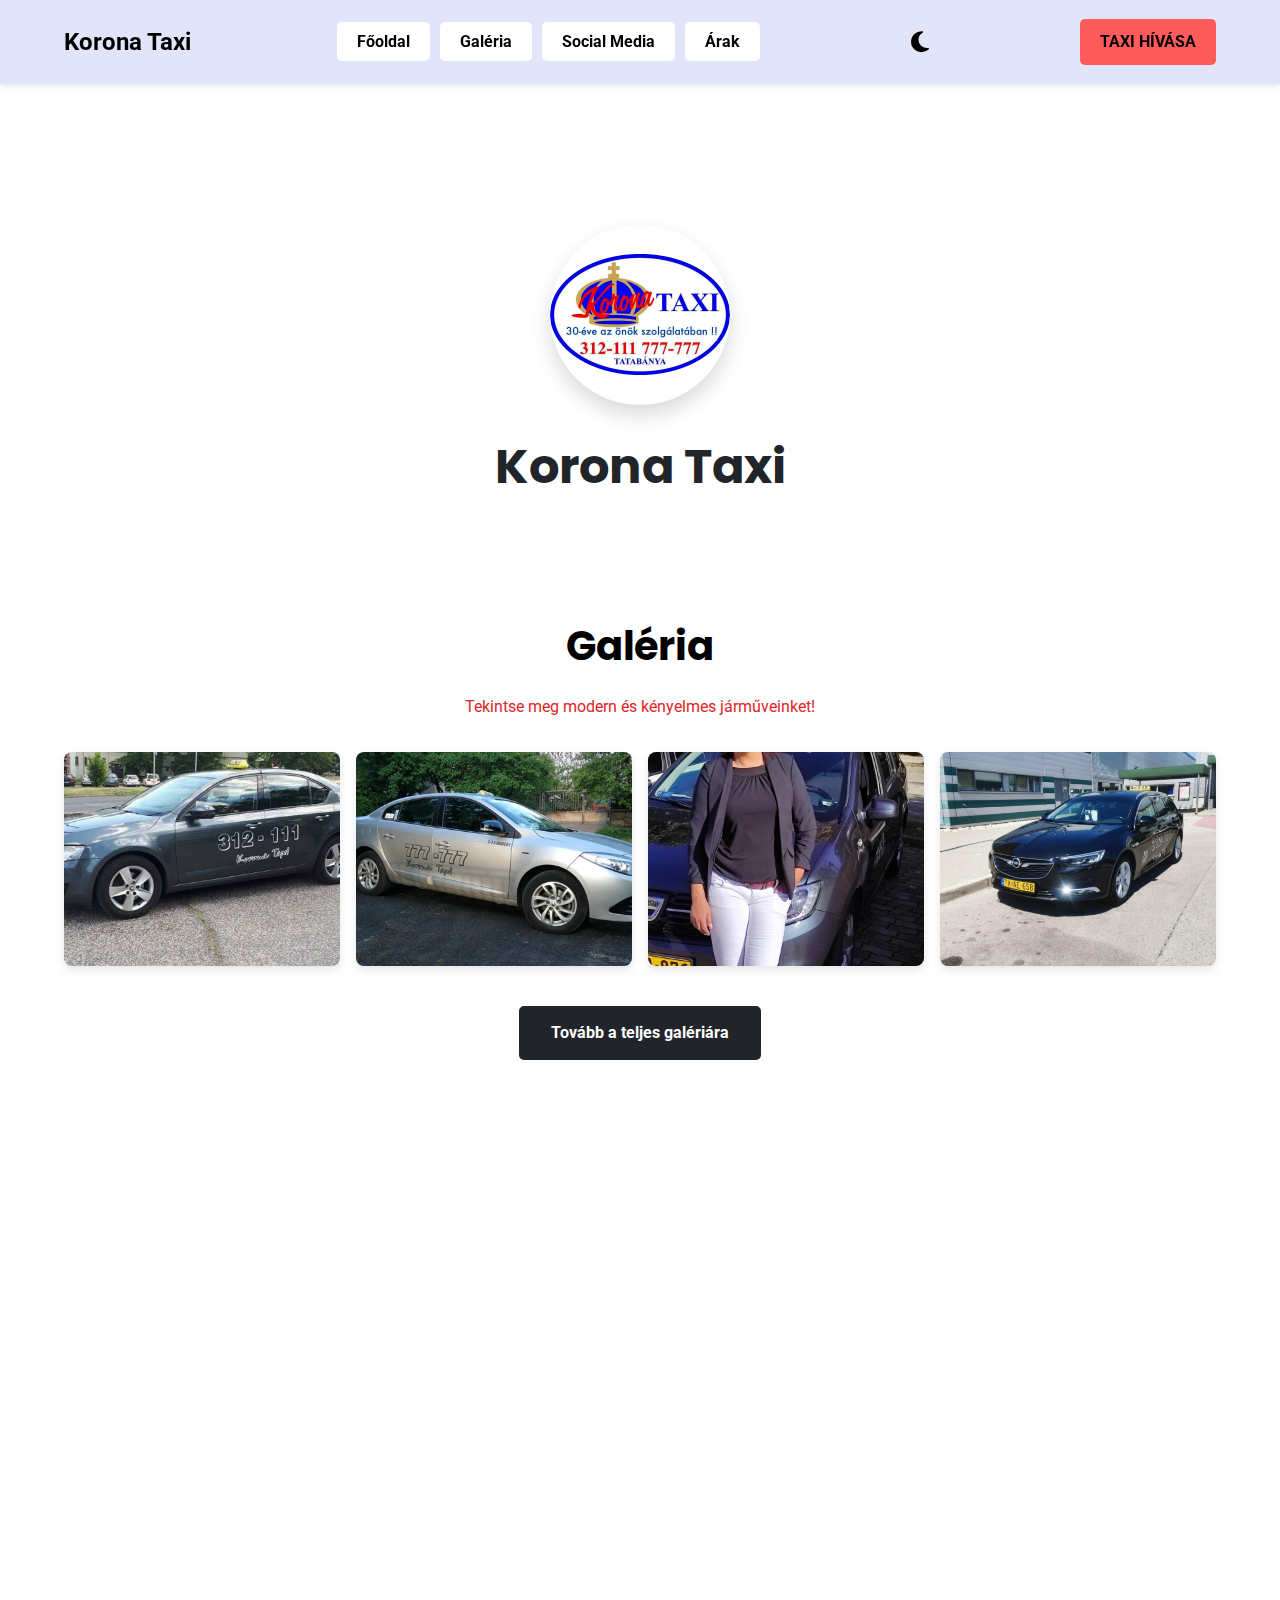
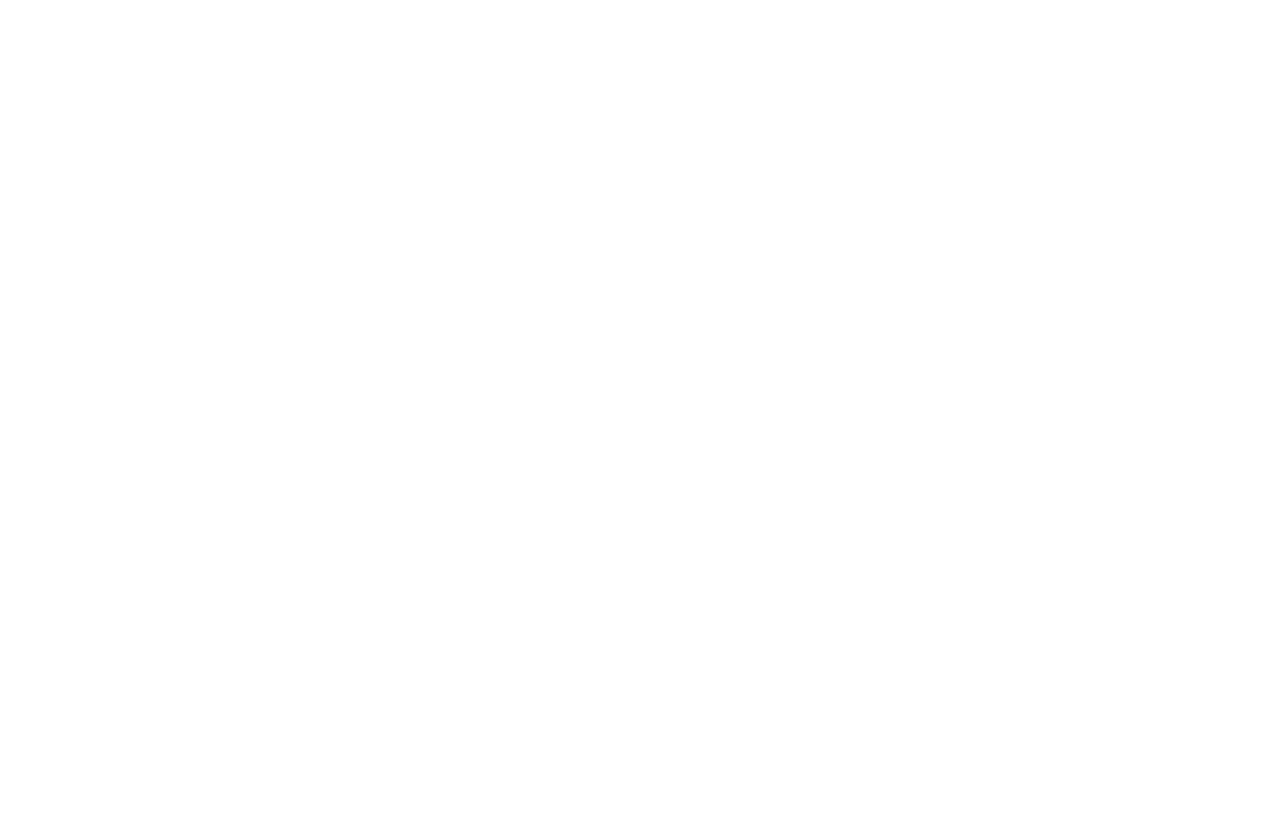
<file: index.html>
<!DOCTYPE html>
<html lang="hu">
<head>
    <meta charset="UTF-8">
    <meta name="viewport" content="width=device-width, initial-scale=1.0">
    <title>Korona Taxi - Gyors és megbízható személyszállítás</title>
    <link rel="preconnect" href="https://fonts.googleapis.com">
    <link rel="preconnect" href="https://fonts.gstatic.com" crossorigin>
    <link href="https://fonts.googleapis.com/css2?family=Poppins:wght@700&family=Roboto:wght@400;700&display=swap" rel="stylesheet">
    
    <link rel="stylesheet" href="https://cdnjs.cloudflare.com/ajax/libs/font-awesome/6.5.2/css/all.min.css">
    <link rel="stylesheet" href="static/css/style.css">
</head>
<body>

<header>
    <div class="logoM">
        <a href="#">Korona Taxi</a>
    </div>
    
    <nav class="main-nav">
        <ul>
            <li><a href="#">Főoldal</a></li>
            <li><a href="#galeria">Galéria</a></li>
            <li><a href="#social">Social Media</a></li>
            <li><a href="#arak">Árak</a></li>
        </ul>
    </nav>
        <button id="dark-mode-toggle" class="dark-mode-toggle" aria-label="Sötét mód váltása">
        <i class="fas fa-moon"></i>
        <i class="fas fa-sun"></i>
    </button>

    <a href="tel:+36301234567" class="cta-button">TAXI HÍVÁSA</a>
    
    <button class="hamburger-menu" id="hamburger-toggle" aria-label="Menü megnyitása">
        <i class="fas fa-bars"></i>
    </button>
</header>

    <main>
<section class="hero">
    <div class="hero-content">
        <div class="logo-container" id="flippable-logo">
            <div class="logo-card">
                <div class="logo-face logo-face-front">
                    <img src="static/images/koronalogo.png" alt="Korona Taxi Logo Előlap" class="hero-logo">
                </div>
                <div class="logo-face logo-face-back">
                    <img src="static/images/koronalogo2.png" alt="Korona Taxi Logo Hátlap" class="hero-logo">
                </div>
            </div>
        </div>
        <h1>Korona Taxi</h1>
    </div>
</section>


<section id="galeria" class="gallery-section fade-in-element">
    <h2>Galéria</h2>
    <p>Tekintse meg modern és kényelmes járműveinket!</p>

    <div class="gallery-grid gallery-preview">
        <div class="gallery-item">
            <img src="static/images/korona1.jpg" alt="Modern taxi autó">
        </div>
        <div class="gallery-item">
            <img src="static/images/korona2.jpg" alt="Modern taxi autó">
        </div>
        <div class="gallery-item">
            <img src="static/images/korona3.jpg" alt="Modern taxi autó">
        </div>
        <div class="gallery-item">
            <img src="static/images/korona4.jpg" alt="Modern taxi autó">
        </div>
    </div>

    <div class="text-center mt-4">
        <a href="galeria.html" class="btn-secondary">Tovább a teljes galériára</a>
    </div>

</section>
<section id="social" class="social-section fade-in-element">
    <h2>Kövess Minket!</h2>
    <p>Ne maradj le a legfrissebb híreinkről és exkluzív ajánlatainkról.</p>
    <div class="social-links">
        <a href="https://tiktok.com/your-profile" target="_blank" class="social-icon tiktok" aria-label="TikTok">
            <i class="fab fa-tiktok"></i>
        </a>
        <a href="https://instagram.com/your-profile" target="_blank" class="social-icon instagram" aria-label="Instagram">
            <i class="fab fa-instagram"></i>
        </a>
        <a href="https://facebook.com/your-profile" target="_blank" class="social-icon facebook" aria-label="Facebook">
            <i class="fab fa-facebook-f"></i>
        </a>
    </div>
</section>
        
<section id="pricing-wrapper" class="pricing-calculator-wrapper fade-in-element">

    <section id="arak" class="prices">
        <h2>Díjszabásunk</h2>
        
        <div class="tariff-switcher">
            <button id="btn-lakossagi" class="active">Lakossági</button>
            <button id="btn-torzsutas">Törzsutas</button>
        </div>

        <p>Utazzon velünk átlátható, fix tarifákkal Tatabánya területén.</p>
        <table>
            <tr>
                <td>Alapdíj</td>
                <td id="price-alapdij">1 100 Ft</td>
            </tr>
            <tr>
                <td>Kilométerdíj</td>
                <td id="price-km">440 Ft/km</td>
            </tr>
            <tr>
                <td>Várakozási díj</td>
                <td id="price-varakozas">110 Ft/perc</td>
            </tr>
        </table>
    </section>

    <section id="kalkulator" class="calculator-section">
        <h2>Viteldíj Kalkulátor</h2>
        <p>Tervezze meg előre utazása várható költségét!</p>
        <div class="calculator-container">
            <div class="form-group">
                <label for="distance">Utazás hossza (km)</label>
                <input type="number" id="distance" placeholder="pl. 5.5" min="0">
            </div>
            <div class="form-group">
                <label for="waitingTime">Várakozás (perc)</label>
                <input type="number" id="waitingTime" placeholder="pl. 10" min="0">
            </div>
            <button id="calculateBtn">Számol</button>
            <div class="result-area">
                <h3>A viteldíj várható összege:</h3>
                <p id="result">0 Ft</p>
            </div>
        </div>
    </section>

</section>
    </main>
<footer id="kapcsolat" class="fade-in-element">
    <p>&copy; 2025 Korona Taxi - Minden jog fenntartva.</p>
    <p>Telefonszám: <a href="tel:+36301234567">+36 30 123 4567</a></p>
</footer>


    <script src="static/js/kalkulator.js"></script>
    <script src="static/js/animaciok.js"></script>
    <script src="static/js/hamburger.js"></script>
    <script src="static/js/night.js"></script>
    <script src="static/js/forog.js"></script>

</body>
</html>
</file>
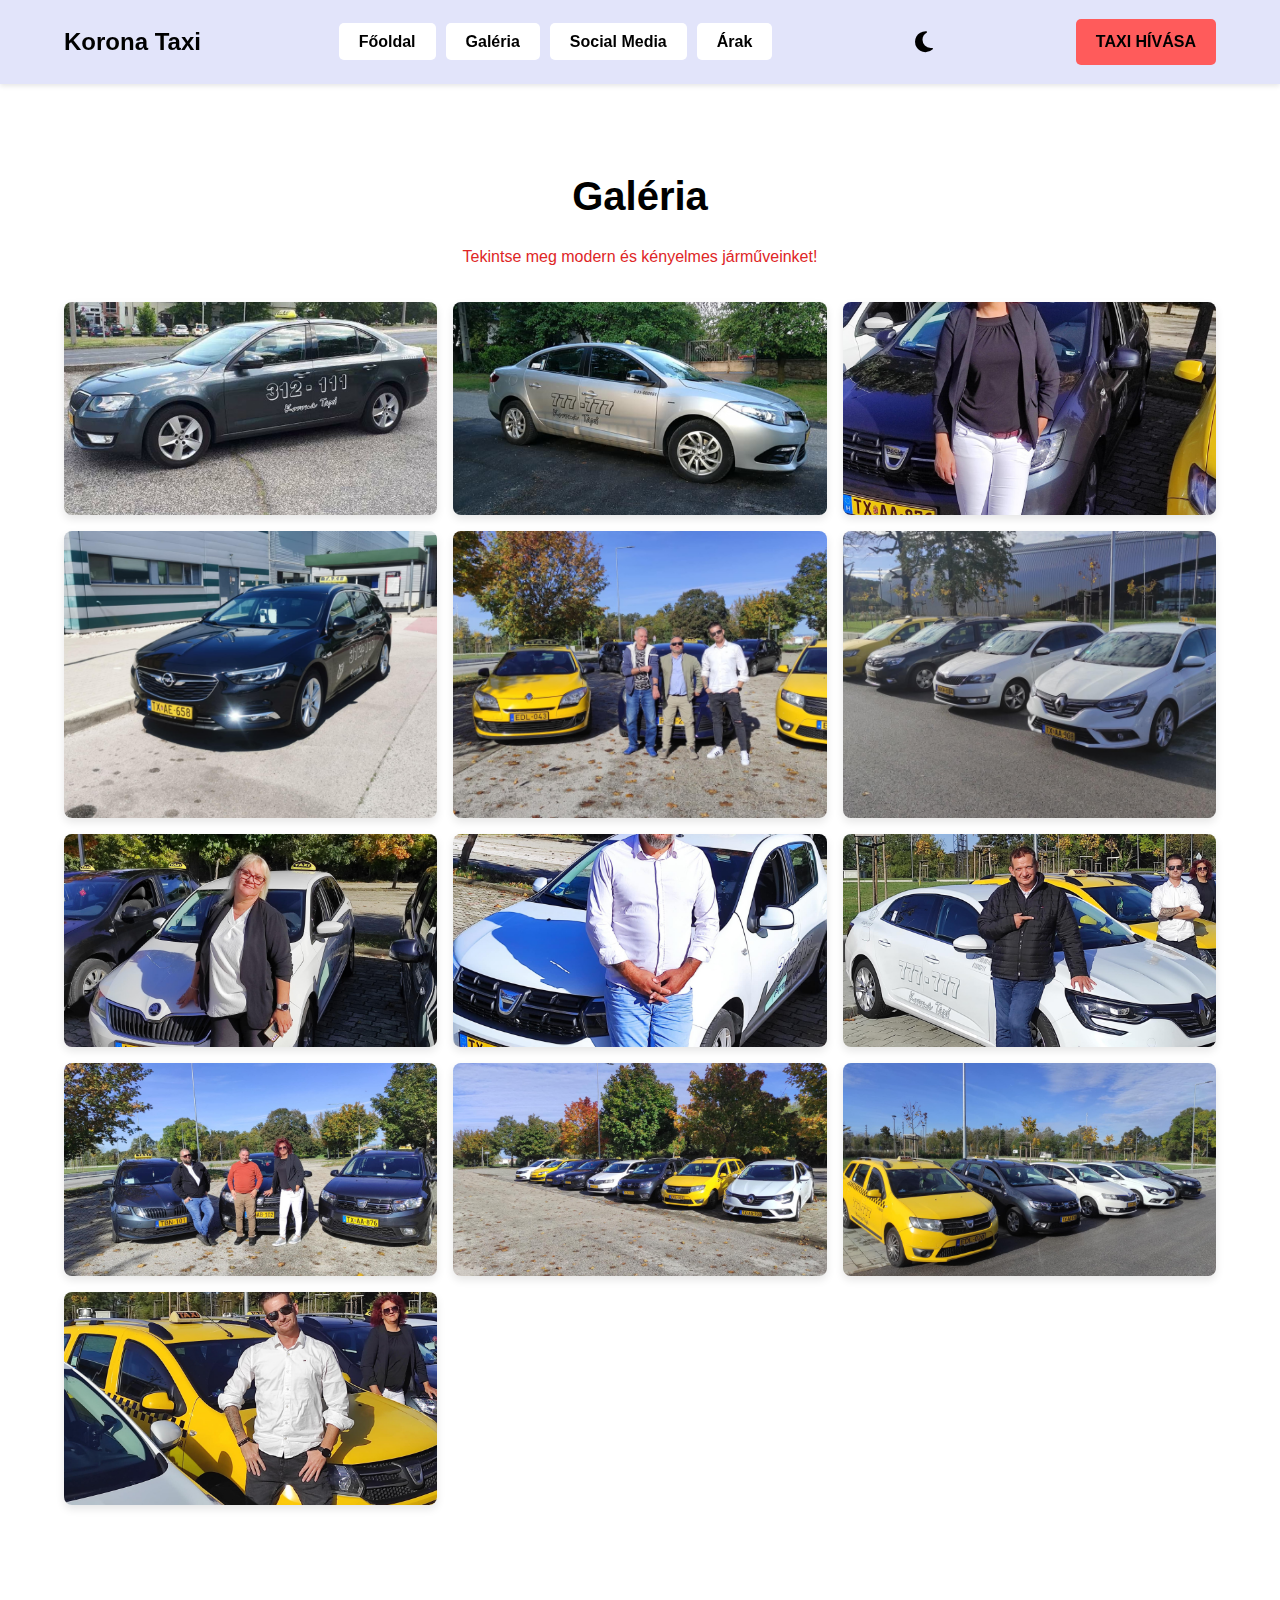
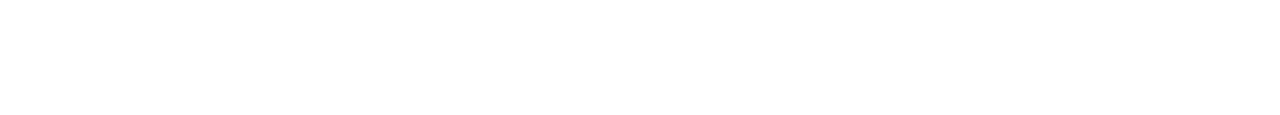
<file: galeria.html>
<!DOCTYPE html>
<html lang="hu">
<head>
    <meta charset="UTF-8">
    <meta name="viewport" content="width=device-width, initial-scale=1.0">
    <title>Galéria - Korona Taxi</title> <link rel="stylesheet" href="https://cdnjs.cloudflare.com/ajax/libs/font-awesome/6.5.2/css/all.min.css">
    <link rel="stylesheet" href="static/css/style.css">
</head>
<body>

    <header>
        <div class="logo">
            <a href="index.html">Korona Taxi</a> </div>
    <nav class="main-nav">
        <ul>
            <li><a href="index.html">Főoldal</a></li>
            <li><a href="#galeria">Galéria</a></li>
            <li><a href="#social">Social Media</a></li>
            <li><a href="#arak">Árak</a></li>
        </ul>
    </nav>
        <button id="dark-mode-toggle" class="dark-mode-toggle" aria-label="Sötét mód váltása">
        <i class="fas fa-moon"></i>
        <i class="fas fa-sun"></i>
    </button>
        <a href="tel:+36301234567" class="cta-button">TAXI HÍVÁSA</a>
        <button class="hamburger-menu" id="hamburger-toggle" aria-label="Menü megnyitása">
            <i class="fas fa-bars"></i>
        </button>
    </header>

    <main>
<section id="galeria" class="gallery-section fade-in-element">
    <h2>Galéria</h2>
    <p>Tekintse meg modern és kényelmes járműveinket!</p>
    <div class="gallery-grid">
        <div class="gallery-item"><img src="static/images/korona1.jpg" alt="Modern taxi autó"></div>
        <div class="gallery-item"><img src="static/images/korona2.jpg" alt="Modern taxi autó"></div>
        <div class="gallery-item"><img src="static/images/korona3.jpg" alt="Modern taxi autó"></div>
        <div class="gallery-item"><img src="static/images/korona4.jpg" alt="Modern taxi autó"></div>
        <div class="gallery-item"><img src="static/images/korona5.jpg" alt="Modern taxi autó"></div>
        <div class="gallery-item"><img src="static/images/korona6.jpg" alt="Modern taxi autó"></div>
        <div class="gallery-item"><img src="static/images/korona7.jpg" alt="Modern taxi autó"></div>
        <div class="gallery-item"><img src="static/images/korona8.jpg" alt="Modern taxi autó"></div>
        <div class="gallery-item"><img src="static/images/korona9.jpg" alt="Modern taxi autó"></div>
        <div class="gallery-item"><img src="static/images/korona10.jpg" alt="Modern taxi autó"></div>
        <div class="gallery-item"><img src="static/images/korona11.jpg" alt="Modern taxi autó"></div>
        <div class="gallery-item"><img src="static/images/korona12.jpg" alt="Modern taxi autó"></div>
        <div class="gallery-item"><img src="static/images/korona13.jpg" alt="Modern taxi autó"></div>
    
    </div>

</section>
    </main>

    <footer id="kapcsolat" class="fade-in-element">
        <p>&copy; 2025 Korona Taxi - Minden jog fenntartva.</p>
        <p>Telefonszám: <a href="tel:+36301234567">+36 30 123 4567</a></p>
    </footer>

    <script src="static/js/kalkulator.js"></script>
    <script src="static/js/animaciok.js"></script>
    <script src="static/js/hamburger.js"></script>
    <script src="static/js/night.js"></script>

</body>
</html>
</file>
<file: static/css/style.css>
/* ==========================================================================
   1. KÖZPONTI BEÁLLÍTÁSOK (:root) - BŐVÍTETT VERZIÓ
   ========================================================================== */

:root {
    /* --- Betűtípusok --- */
    --betucsalad-cimsor: 'Poppins', sans-serif;
    --betucsalad-szoveg: 'Roboto', sans-serif;
    --sarok-lekerekites: 5px;
    --arnyek: 0 5px 15px rgba(0, 0, 0, 0.1);

    /* --- Általános Világos Mód Színek --- */

    --szin-vilagos: #ffffff;
    --szin-szoveg: #000000;
    --szin-szoveg-halvany: #de2626;
    --szin-sotet: #212529;
    --szin-szurke-keret: #000000;
    --szin-szurke-hatter: #000000;
    
    /* --- Navbar Színek --- */
    --navbar-hatter: #e2e4fa;
    --navbar-szoveg: #ffffff;
    
    /* --- Gomb: CTA (Fő Gomb) --- */
    --gomb-cta-hatter: #ff5b5b;
    --gomb-cta-szoveg: #000000;
    --gomb-cta-hatter-hover: #504aff;
    --gomb-cta-szoveg-hover: #ffffff;

    /* --- Gomb: Navigáció --- */
    --gomb-nav-hatter: #ffffff;
    --gomb-nav-szoveg: #000000;
    --gomb-nav-hatter-hover: #000000;
    --gomb-nav-szoveg-hover: #ffffff;

    /* --- Gomb: Kalkulátor & Aktív Tarifaváltó --- */
    --gomb-kalkulator-hatter: #ffffff;
    --gomb-kalkulator-szoveg: #000000;
    --gomb-kalkulator-hatter-hover: #ffaeae;

    /* --- Gomb: Másodlagos (Galéria gomb) --- */
    --gomb-masodlagos-hatter: var(--szin-sotet);
    --gomb-masodlagos-szoveg: var(--szin-vilagos);
    --gomb-masodlagos-keret: var(--szin-sotet);
    --gomb-masodlagos-hatter-hover: transparent;
    --gomb-masodlagos-szoveg-hover: var(--szin-sotet);
}

[data-theme="dark"] {
    /* --- Általános Sötét Mód Színek --- */
    --szin-hatter: #121212;
    --szin-vilagos: #1e1e1e;
    --szin-szoveg: #f1f1f1;
    --szin-szoveg-halvany: #aaa;
    --szin-sotet: #f1f1f1;
    --szin-szurke-keret: #444;
    --szin-szurke-hatter: #2a2a2a;
    --arnyek: 0 5px 15px rgba(0, 0, 0, 0.3);

    /* --- Navbar Színek Sötét Módban --- */
    --navbar-hatter: #720303;
    
    /* --- Gomb: Navigáció Sötét Módban --- */
    --gomb-nav-hatter: rgba(255,255,255,0.1);
    
    /* --- Gomb: Másodlagos Sötét Módban --- */
    --gomb-masodlagos-hatter: var(--szin-szurke-hatter);
    --gomb-masodlagos-szoveg: var(--szin-szoveg);
    --gomb-masodlagos-keret: var(--szin-szurke-hatter);
    --gomb-masodlagos-szoveg-hover: #443fd8;
}

/* SÖTÉT MÓD SZÍNEI */
[data-theme="dark"] {
    /* --- Általános Sötét Mód Színek --- */
    --szin-hatter: #121212;
    --szin-vilagos: #1e1e1e;
    --navbar-szin: #720303;
    --navbar-szöveg: #ffffff;
    --szin-szoveg: #f1f1f1;
    --szin-sotet: #f1f1f1;
    --szin-szoveg-halvany: #aaa;
    --szin-szurke-keret: #444;
    --szin-szurke-hatter: #2a2a2a;
    --arnyek: 0 5px 15px rgba(0, 0, 0, 0.3);
    
    /* --- logo card --- */
    --kor-szin: #ff0000;

    /* --- Navbar Színek Sötét Módban --- */
    --navbar-hatter: var(--navbar-szin);
    --navbar-szoveg: var(--navbar-szöveg);

    /* --- Gomb Színek: Másodlagos Sötét Módban --- */
    --gomb-masodlagos-hatter: var(--szin-szurke-hatter);
    --gomb-masodlagos-szoveg: var(--szin-szoveg);
    --gomb-masodlagos-keret: var(--szin-szurke-hatter);
    --gomb-masodlagos-szoveg-hover: var(--szin-elsodleges);
}
/* ==========================================================================
   2. ALAP BEÁLLÍTÁSOK (Global Styles)
   ========================================================================== */

* {
    margin: 0;
    padding: 0;
    box-sizing: border-box;
}

html {
    height: 100%;
    scroll-behavior: smooth;
}

body {
    font-family: var(--betucsalad-szoveg);
    line-height: 1.6;
    background-color: var(--szin-hatter);
    color: var(--szin-szoveg);
    min-height: 100vh;
    display: flex;
    flex-direction: column;
}
h1, h2, h3, h4, h5, h6 {
    font-family: var(--betucsalad-cimsor);
}

main {
    flex-grow: 1;
    padding-top: 100px; /* ÚJRA ITT VAN, NAGYOBB ÉRTÉKKEL */
    background-color: var(--szin-vilagos);
}

/* ==========================================================================
   3. FEJLÉC (Header)
   ========================================================================== */

/* A 3. FEJLÉC részben cseréld le a meglévő szabályokat ezekre */

header {
    background-color: var(--navbar-hatter);
    padding: 1.2rem 5%; /* NAGYOBB FÜGGŐLEGES TÉRKÖZ */
    display: flex;
    justify-content: space-between;
    align-items: center;
    box-shadow: 0 2px 5px rgba(0,0,0,0.1); /* VISSZAÁLLÍTVA */
    position: fixed;
    width: 100%;
    top: 0;
    z-index: 100;
    /* transition törölve */
}

/* A logó szövege maradhat, ahogy volt */
header .logo a {
    font-size: 1.5rem;
    font-weight: bold;
    color: var(--navbar-szöveg); 
    text-decoration: none;
}

/* A navigáció ul listája maradhat */
header .main-nav ul {
    list-style: none;
    display: flex;
    gap: 10px; /* Kis térköz a gombok között */
}

/* A navigáció li eleme maradhat */
header .main-nav ul li {
    margin-left: 0; /* Ezt nullázzuk a 'gap' miatt */
}

/* EZ AZ ÚJ GOMB STÍLUS A MENÜPONTOKNAK */
header .main-nav ul li a {
    text-decoration: none;
    color: var(--gomb-nav-szoveg);
    font-weight: bold;
    background-color: var(--gomb-nav-hatter);
    padding: 10px 20px; /* Ettől lesz gomb formája */
    border-radius: var(--sarok-lekerekites);
    transition: background-color 0.3s, color 0.3s;
}

/* GOMB HOVER ÁLLAPOTA */
header .main-nav ul li a:hover {
    background-color: var(--gomb-nav-hatter-hover);
    color: var(--gomb-nav-szoveg-hover);
}

.cta-button {
    background-color: var(--gomb-cta-hatter);
    color: var(--gomb-cta-szoveg);
    padding: 10px 20px;
    border-radius: var(--sarok-lekerekites);
    text-decoration: none;
    font-weight: bold;
    transition: background-color 0.3s;
    animation: pulse 2s infinite;
}

.cta-button:hover {
    background-color: var(--gomb-cta-hatter-hover);
    color: var(--gomb-cta-szoveg-hover);
}

.hamburger-menu {
    display: none;
}

/* ==========================================================================
   4. HŐS SZEKCIÓ (Hero Section)
   ========================================================================== */

.hero {
    background-color: var(--szin-vilagos);
    padding: 40px 20px;
    background-color: var(--szin-vilagos);
    padding: 120px 20px 40px 20px;
    min-height: 450px;
    display: flex;
    justify-content: center;
    align-items: center;
    text-align: center;
}

.hero-content {
    display: flex;
    flex-direction: column;
    align-items: center;
}
.logoM a {
    font-size: 1.5rem;
    font-weight: bold;
    color: var(--navbar-szöveg);
    text-decoration: none;
}
/* ÚJ SZABÁLYOK A FORGÓ LOGÓHOZ */
.logo-container {
    width: 180px;
    height: 180px;
    perspective: 1000px;
    position: relative;
    border-radius: 50%;
    border: 6px solid var(--kor-szin);
    box-shadow: 0 10px 20px rgba(0,0,0,0.15);
    transition: box-shadow 0.3s ease;
}

.logo-container:hover {
    box-shadow: 0 15px 30px rgba(0,0,0,0.25);
}

.logo-card {
    width: 100%;
    height: 100%;
    position: relative;
    transform-style: preserve-3d; /* Létrehozza a 3D-s teret */
    transition: transform 0.8s; /* Forgatás sebessége */
}

.logo-face {
    position: absolute;
    width: 100%;
    height: 100%;
    backface-visibility: hidden; /* A kártya hátoldala alapból rejtett */
    display: flex; /* Középre igazítja a képet a körben */
    justify-content: center;
    align-items: center;
    overflow: hidden; /* Ha a kép kilógna, levágja a körön kívüli részt */
    border-radius: 50%; /* Biztosítja, hogy a felület is kör alakú legyen */
}



.logo-face-back {
    transform: rotateY(180deg); /* A hátsó oldal alapból elforgatva van */
}

/* Sötét módban a keret színe is változzon */
[data-theme="dark"] .logo-container {
    border-color: var(--szin-elsodleges); /* Változó a sötét módhoz */
}


/* Ha az oldal sötét módban van, a kártya megfordul */
[data-theme="dark"] .logo-card {
    transform: rotateY(180deg);
}
.hero-logo {
    width: 100%; /* A szülő konténer méretéhez igazodik */
    height: 100%; /* A szülő konténer méretéhez igazodik */
    object-fit: contain;
    border-radius: 50%; /* Ez továbbra is körré teszi a képet */
}

.hero-content h1 {
    font-size: 3rem;
    color: var(--szin-sotet);
    margin-top: 1.5rem;
}

/* ==========================================================================
   5. ÁLTALÁNOS SZEKCIÓ STÍLUSOK (General Section Styles)
   ========================================================================== */

.gallery-section,
.social-section,
.pricing-calculator-wrapper {
    padding: 4rem 5%;
    text-align: center;
}

.gallery-section h2,
.social-section h2,
.pricing-calculator-wrapper h2 {
    font-size: 2.5rem;
    margin-bottom: 1rem;
}

.gallery-section p,
.social-section p,
.pricing-calculator-wrapper .prices p,
.pricing-calculator-wrapper .calculator-section p {
    max-width: 600px;
    margin: 0 auto 2rem auto;
    color: var(--szin-szoveg-halvany);
}

/* ==========================================================================
   6. EGYEDI SZEKCIÓK (Specific Sections)
   ========================================================================== */

/* --- Galéria --- */
.gallery-section, .social-section {
    background-color: var(--szin-vilagos);
}

.gallery-grid {
    display: grid;
    grid-template-columns: repeat(auto-fit, minmax(300px, 1fr));
    gap: 1rem;
}

.gallery-preview {
    grid-template-columns: repeat(auto-fit, minmax(220px, 1fr));
}

.gallery-item img {
    width: 100%;
    height: 100%;
    object-fit: cover;
    border-radius: 8px;
    box-shadow: 0 4px 8px rgba(0,0,0,0.1);
    transition: transform 0.3s ease, box-shadow 0.3s ease;
}

.gallery-item img:hover {
    transform: scale(1.05);
    box-shadow: 0 8px 16px rgba(0,0,0,0.2);
}

/* --- Árak és Kalkulátor --- */
.pricing-calculator-wrapper {
    display: flex;
    justify-content: center;
    align-items: flex-start;
    gap: 2rem;
}

.pricing-calculator-wrapper > section { padding: 0; }
.prices, .calculator-section { flex: 1; max-width: 600px; }

.prices table {
    margin: 2rem auto;
    width: 100%;
    border-collapse: collapse;
    box-shadow: var(--arnyek);
}

.prices table td { padding: 1rem; border-bottom: 1px solid #ddd; }
.prices table tr:nth-child(even) { background-color: #f9f9f9; }
.prices table td:last-child { font-weight: bold; text-align: right; }

.tariff-switcher {
    display: flex;
    justify-content: center;
    margin-bottom: 1.5rem;
    background-color: var(--szin-szurke-hatter);
    border-radius: 8px;
    padding: 5px;
}

.tariff-switcher button {
    flex: 1; padding: 10px 15px; border: none;
    background-color: var(--gomb-kalkulator-hatter); cursor: pointer;
    font-size: 1rem; font-weight: bold; color: var(--gomb-kalkulator-szoveg);
    border-radius: 6px; transition: background-color 0.3s, color 0.3s;
}


.tariff-switcher button.active {
    background-color: var(--gomb-kalkulator-hatter-hover);
    color: var(--szin-sotet);
    box-shadow: 0 2px 4px rgba(0,0,0,0.1);
}

.calculator-container {
    padding: 2rem;
    background-color: var(--szin-vilagos);
    border-radius: 10px;
    box-shadow: var(--arnyek);
    text-align: left;
}

.form-group { margin-bottom: 1.5rem; }
.form-group label { display: block; margin-bottom: 0.5rem; font-weight: bold; }
.form-group input {
    width: 100%; padding: 0.8rem;
    border: 1px solid var(--szin-szurke-keret);
    border-radius: var(--sarok-lekerekites);
    font-size: 1rem;
}

#calculateBtn {
    width: 100%; padding: 1rem; border: none;
    border-radius: var(--sarok-lekerekites);
    background-color: var(--szin-elsodleges);
    color: var(--szin-sotet);
    font-size: 1.2rem; font-weight: bold;
    cursor: pointer; transition: background-color 0.3s;
}
#calculateBtn:hover { background-color: var(--szin-elsodleges-hover); }

.result-area {
    margin-top: 2rem; padding: 1.5rem;
    background-color: var(--szin-hatter);
    border-radius: var(--sarok-lekerekites);
    text-align: center;
}
#result { font-size: 2.5rem; font-weight: bold; color: var(--szin-sotet); }

/* --- Social Media --- */
.social-section h2 { font-size: 3rem; }
.social-section p { margin-bottom: 3rem; }
.social-links { display: flex; justify-content: center; gap: 2rem; }
.social-icon {
    width: 80px; height: 80px; border-radius: 50%;
    display: inline-flex; justify-content: center; align-items: center;
    text-decoration: none; font-size: 2.5rem; color: var(--szin-sotet);
    background-color: var(--szin-hatter);
    box-shadow: 0 4px 10px rgba(0,0,0,0.1);
    transition: all 0.3s ease;
}
.social-icon:hover {
    color: var(--szin-vilagos); transform: translateY(-5px);
    box-shadow: 0 8px 15px rgba(0,0,0,0.2);
}
.social-icon.tiktok:hover { background-color: #000000; }
.social-icon.instagram:hover { background: radial-gradient(circle at 30% 107%, #fdf497 0%, #fdf497 5%, #fd5949 45%, #d6249f 60%, #285AEB 90%); }
.social-icon.facebook:hover { background-color: #1877F2; }

/* --- Kiegészítő Gombok --- */
.btn-secondary {
    display: inline-block; background-color: var(--szin-sotet);
    color: var(--szin-vilagos); padding: 12px 30px;
    border-radius: var(--sarok-lekerekites); text-decoration: none;
    font-weight: bold; border: 2px solid var(--szin-sotet);
    transition: background-color 0.3s, color 0.3s;
}
.btn-secondary:hover { background-color: transparent; color: var(--szin-sotet); }
.text-center { text-align: center; }
.mt-4 { margin-top: 2.5rem; }
.back-to-home { margin-top: 2.5rem; }

/* ==========================================================================
   7. LÁBLÉC (Footer)
   ========================================================================== */

footer {
    background-color: var(--szin-sotet);
    color: var(--szin-vilagos);
    text-align: center;
    padding: 2rem;
}
footer a { color: var(--szin-elsodleges); text-decoration: none; }

/* ==========================================================================
   8. ANIMÁCIÓK (Animations)
   ========================================================================== */

.fade-in-element {
  opacity: 0; transform: translateY(30px);
  transition: opacity 0.6s ease-out, transform 0.6s ease-out;
}
.fade-in-element.is-visible { opacity: 1; transform: translateY(0); }

@keyframes pulse {
  0% { transform: scale(1); box-shadow: 0 0 0 0 rgba(255, 255, 255, 0.7); }
  70% { transform: scale(1.05); box-shadow: 0 0 10px 20px rgba(255, 193, 7, 0); }
  100% { transform: scale(1); box-shadow: 0 0 0 0 rgba(255, 193, 7, 0); }
}

/* ==========================================================================
   9. RESZPONZÍV STÍLUSOK (Media Queries)
   ========================================================================== */

@media (max-width: 900px) {
    .pricing-calculator-wrapper { flex-direction: column; align-items: center; }
}

@media (max-width: 800px) {
    .cta-button { display: none; }
    .hamburger-menu {
        display: block; background: none; border: none;
        font-size: 1.8rem; color: var(--szin-sotet);
        cursor: pointer; z-index: 1001;
    }
    .main-nav {
        position: fixed; top: 0; right: 0; width: 70%; height: 100vh;
        background-color: rgba(30, 30, 30, 0.95);
        backdrop-filter: blur(5px);
        display: flex; align-items: center; justify-content: center;
        transform: translateX(100%);
        transition: transform 0.4s ease-in-out;
    }
    .main-nav.is-active { transform: translateX(0); }
    .main-nav ul { flex-direction: column; gap: 2rem; text-align: center; }
    .main-nav ul li { margin-left: 0; }
    .main-nav ul li a { color: var(--szin-vilagos); font-size: 1.5rem; }
}
/* ==========================================================================
   10. SÖTÉT MÓD (Dark Mode)
   ========================================================================== */

/* Finom átmenet a színváltáskor */
body, header, .hero, .gallery-section, .social-section, 
.calculator-container, .prices table, .btn-secondary, .footer {
    transition: background-color 0.3s ease, color 0.3s ease;
}

/* A váltógomb stílusa */
.dark-mode-toggle {
    background: none;
    border: none;
    color: var(--navbar-szöveg);
    font-size: 1.5rem;
    cursor: pointer;
    padding: 5px;
}

/* Alapból a nap ikon rejtett */
.dark-mode-toggle .fa-sun {
    display: none;
}
/* Alapból a hold ikon látható */
.dark-mode-toggle .fa-moon {
    display: block;
}

/* Sötét módban a hold ikon rejtett */
[data-theme="dark"] .dark-mode-toggle .fa-moon {
    display: none;
}
/* Sötét módban a nap ikon látható */
[data-theme="dark"] .dark-mode-toggle .fa-sun {
    display: block;
}
</file>
